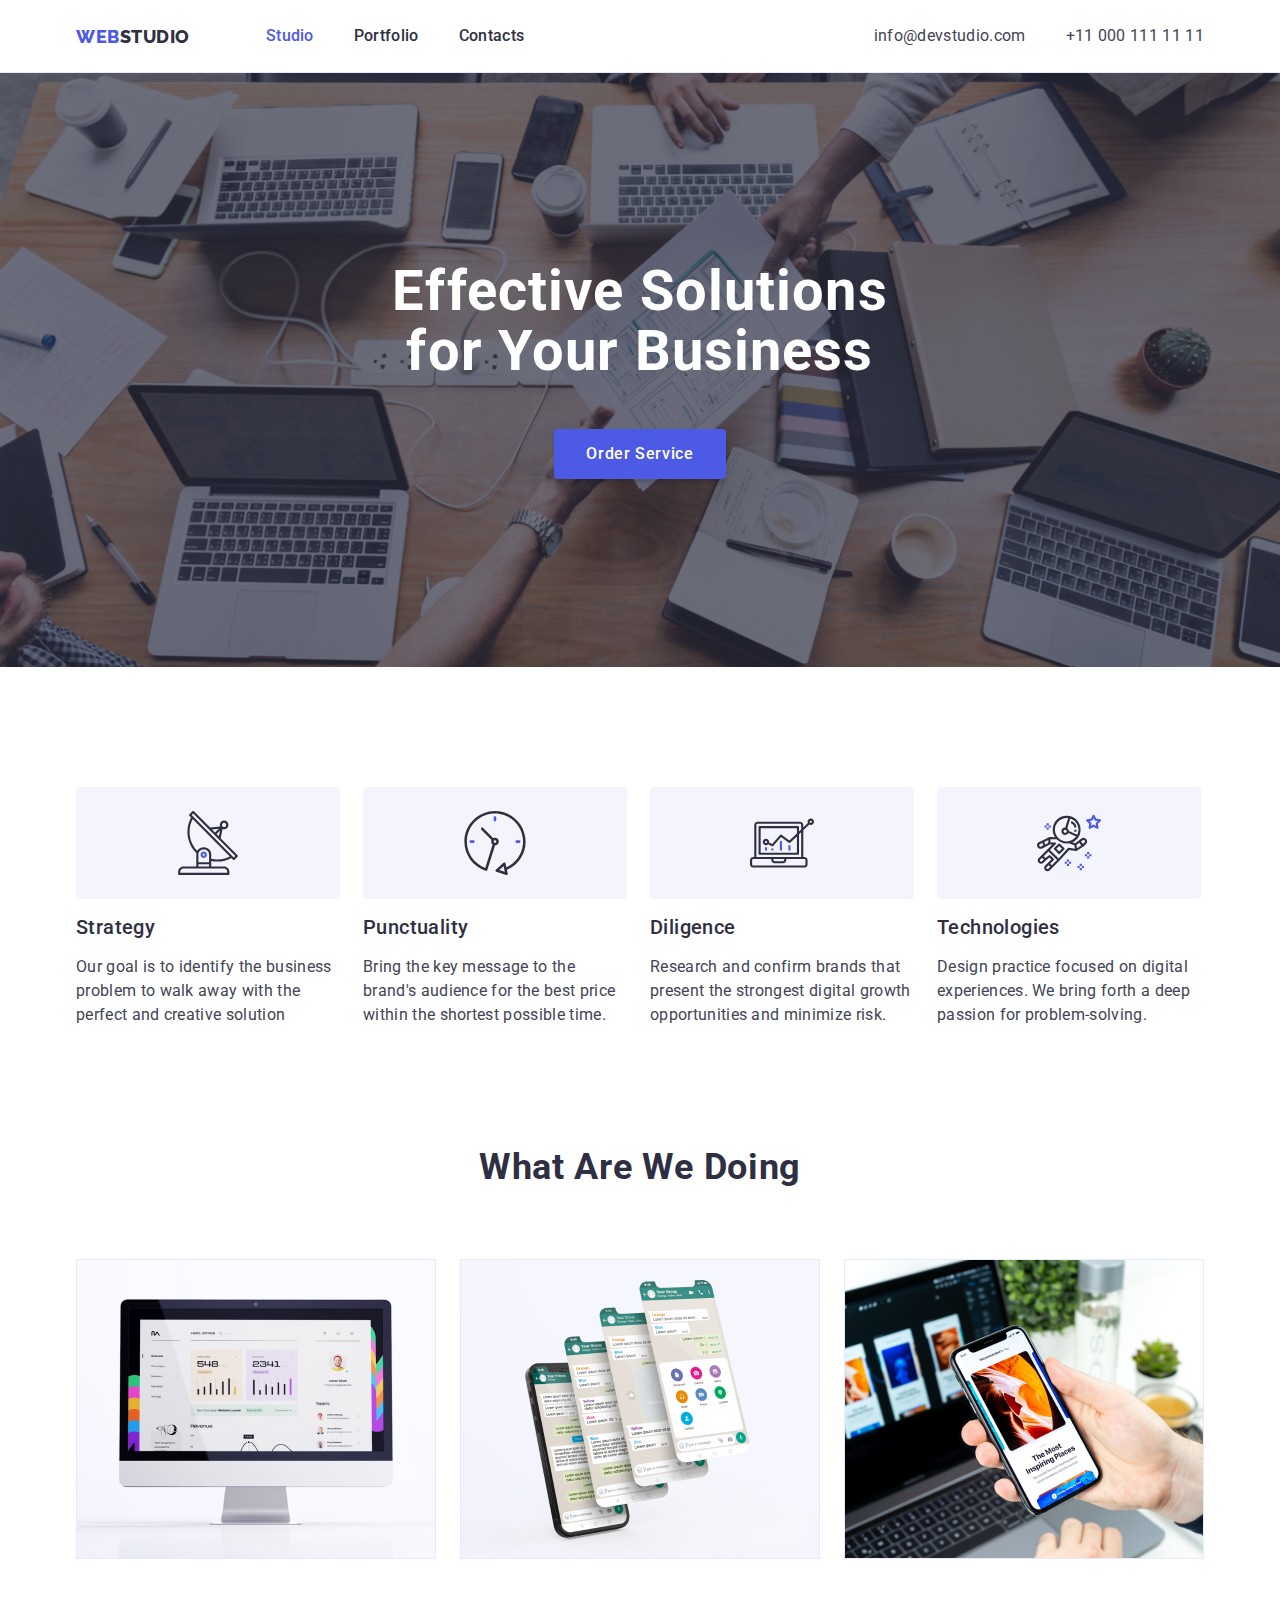
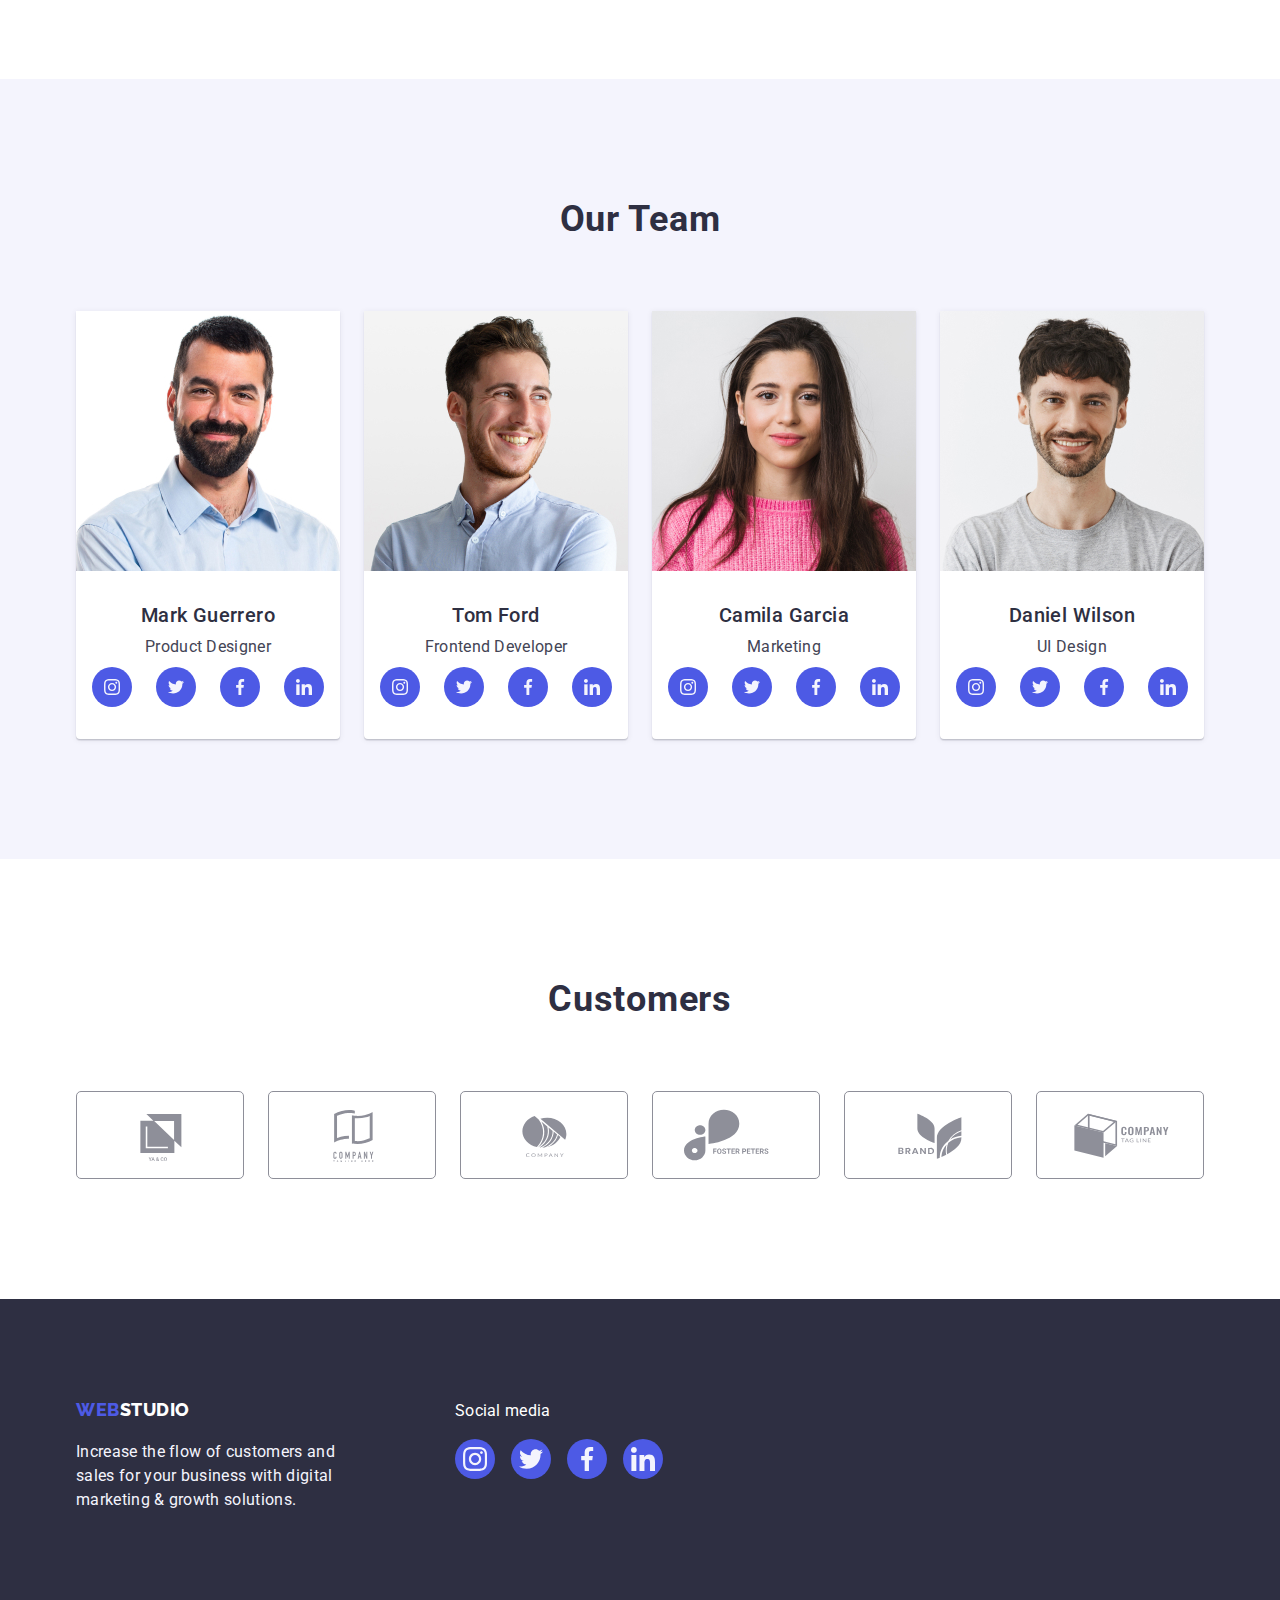
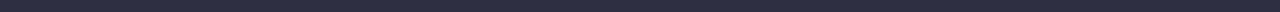
<file: index.html>
<!DOCTYPE html>
<html>
  <head>
    <title>Homework#4</title>

    <link
      rel="stylesheet"
      href="https://cdnjs.cloudflare.com/ajax/libs/modern-normalize/1.0.0/modern-normalize.min.css" />
    <link rel="stylesheet" href="./css/style.css" />
  </head>
  <body>
    <!--this is the header-->
    <header class="header">
      <div class="container header-container">
        <nav class="header-navigation">
          <a href="./index.html" class="link-logo">
            <span class="web-logo">WEB</span
            ><span class="studio-logo">STUDIO</span>
          </a>
          <ul class="header-list lists">
            <li class="header-item">
              <a href="./index.html" class="pages current-page">Studio</a>
            </li>
            <li class="header-item">
              <a href="./portfolio.html" class="pages">Portfolio</a>
            </li>
            <li class="header-item"><a href="#" class="pages">Contacts</a></li>
          </ul>
        </nav>
        <ul class="contact-info lists">
          <li>
            <a href="mailto:info@devstudio.com" class="info links"
              >info@devstudio.com</a
            >
          </li>
          <li>
            <a href="tel:+110001111111" class="info links">+11 000 111 11 11</a>
          </li>
        </ul>
      </div>
    </header>

    <main>
      <!--this is section 1-->
      <section class="hero hero-section">
        <div class="container hero-container">
          <h1 class="head-label">
            Effective Solutions <br />
            for Your Business
          </h1>
          <button type="button" class="btn-primary">Order Service</button>
        </div>
      </section>

      <!--this is section 2-->

      <section class="section">
        <div class="container content-container">
          <ul class="content-list lists">
            <li class="content-item">
              <div class="box-svg">
                <svg class="box-icon-svg" width="64" height="64">
                  <use href="./images/icon.svg#antenna"></use>
                </svg>
              </div>
              <h3 class="label-list labels">Strategy</h3>
              <p class="word-list text">
                Our goal is to identify the business problem to walk away with
                the perfect and creative solution
              </p>
            </li>
            <li class="content-item">
              <div class="box-svg">
                <svg class="box-icon-svg" width="64" height="64">
                  <use href="./images/icon.svg#clock"></use>
                </svg>
              </div>
              <h3 class="label-list labels">Punctuality</h3>
              <p class="word-list text">
                Bring the key message to the brand's audience for the best price
                within the shortest possible time.
              </p>
            </li>
            <li class="content-item">
              <div class="box-svg">
                <svg class="box-icon-svg" width="64" height="64">
                  <use href="./images/icon.svg#diagram"></use>
                </svg>
              </div>
              <h3 class="label-list labels">Diligence</h3>
              <p class="word-list text">
                Research and confirm brands that present the strongest digital
                growth opportunities and minimize risk.
              </p>
            </li>
            <li class="content-item">
              <div class="box-svg">
                <svg class="box-icon-svg" width="64" height="64">
                  <use href="./images/icon.svg#astronaut"></use>
                </svg>
              </div>
              <h3 class="label-list labels">Technologies</h3>
              <p class="word-list text">
                Design practice focused on digital experiences. We bring forth a
                deep passion for problem-solving.
              </p>
            </li>
          </ul>
        </div>
      </section>

      <!--this is section 3-->

      <section class="section section-no-top-padding">
        <div class="container whatwedo-container">
          <h2 class="whatwedo-title section-title">What Are We Doing</h2>
          <ul class="whatwedo-list lists">
            <li class="whatwedo-items">
              <img
                src="images/what-we-do-1.jpg"
                alt="monitor"
                width="360"
                height="300" />
            </li>
            <li class="whatwedo-item">
              <img
                src="images/what-we-do-2.jpg"
                alt="mobile phone"
                width="360"
                height="300" />
            </li>
            <li class="whatwedo-item">
              <img
                src="images/what-we-do-3.jpg"
                alt="mobile and laptop"
                width="360"
                height="300" />
            </li>
          </ul>
        </div>
      </section>

      <!--this is section 4-->

      <section class="section section-mngt">
        <div class="container mngt-container">
          <h2 class="mngt-title section-title">Our Team</h2>
          <ul class="mngt-list lists">
            <li class="mngt-item">
              <img
                src="images/team-1.jpg"
                alt="Mark Guerrero"
                width="264"
                height="260" />
              <div class="name-content">
                <h3 class="mngt-name labels">Mark Guerrero</h3>
                <p class="mngt-position text">Product Designer</p>
                <ul class="social-mngt lists">
                  <li class="social-mngt-item">
                    <a
                      class="social-mngt-link link"
                      href="https://instagram.com"
                      target="_blank"
                      rel="noopener noreferrer">
                      <svg class="social-mngt-svg" width="16" height="16">
                        <use href="./images/icon.svg#instagram"></use>
                      </svg>
                    </a>
                  </li>
                  <li class="social-mngt-item">
                    <a
                      class="social-mngt-link link"
                      href="https://twitter.com"
                      target="_blank"
                      rel="noopener noreferrer">
                      <svg class="social-mngt-svg" width="16" height="16">
                        <use href="./images/icon.svg#twitter"></use>
                      </svg>
                    </a>
                  </li>
                  <li class="social-mngt-item">
                    <a
                      class="social-mngt-link link"
                      href="https://facebook.com"
                      target="_blank"
                      rel="noopener noreferrer">
                      <svg class="social-mngt-svg" width="16" height="16">
                        <use href="./images/icon.svg#facebook"></use>
                      </svg>
                    </a>
                  </li>
                  <li class="social-mngt-item">
                    <a
                      class="social-mngt-link link"
                      href="https://linkedin.com"
                      target="_blank"
                      rel="noopener noreferrer">
                      <svg class="social-mngt-svg" width="16" height="16">
                        <use href="./images/icon.svg#linkedin"></use>
                      </svg>
                    </a>
                  </li>
                </ul>
              </div>
            </li>
            <!--M.guerero-->
            <li class="mngt-item">
              <img
                src="images/team-2.jpg"
                alt="Tom Ford"
                width="264"
                height="260" />
              <div class="name-content">
                <h3 class="mngtname labels">Tom Ford</h3>
                <p class="position text">Frontend Developer</p>
                <ul class="social-mngt lists">
                  <li class="social-mngt-item">
                    <a href="#" class="social-mngt-link">
                      <svg class="social-mngt-svg" width="16" height="16">
                        <use href="./images/icon.svg#instagram"></use>
                      </svg>
                    </a>
                  </li>
                  <li class="social-mngt-item">
                    <a href="#" class="social-mngt-link">
                      <svg class="social-mngt-svg" width="16" height="16">
                        <use href="./images/icon.svg#twitter"></use>
                      </svg>
                    </a>
                  </li>
                  <li class="social-mngt-item">
                    <a href="#" class="social-mngt-link">
                      <svg class="social-mngt-svg" width="16" height="16">
                        <use href="./images/icon.svg#facebook"></use>
                      </svg>
                    </a>
                  </li>
                  <li class="social-mngt-item">
                    <a href="#" class="social-mngt-link">
                      <svg class="social-mngt-svg" width="16" height="16">
                        <use href="./images/icon.svg#linkedin"></use>
                      </svg>
                    </a>
                  </li>
                </ul>
              </div>
            </li>
            <li class="mngt-item">
              <img
                src="images/team-3.jpg"
                alt="Camila Garcia"
                width="264"
                height="260" />
              <div class="name-content">
                <h3 class="mngtname labels">Camila Garcia</h3>
                <p class="position text">Marketing</p>
                <ul class="social-mngt lists">
                  <li class="social-mngt-item">
                    <a href="#" class="social-mngt-link">
                      <svg class="social-mngt-svg" width="16" height="16">
                        <use href="./images/icon.svg#instagram"></use>
                      </svg>
                    </a>
                  </li>
                  <li class="social-mngt-item">
                    <a href="#" class="social-mngt-link">
                      <svg class="social-mngt-svg" width="16" height="16">
                        <use href="./images/icon.svg#twitter"></use>
                      </svg>
                    </a>
                  </li>
                  <li class="social-mngt-item">
                    <a href="#" class="social-mngt-link">
                      <svg class="social-mngt-svg" width="16" height="16">
                        <use href="./images/icon.svg#facebook"></use>
                      </svg>
                    </a>
                  </li>
                  <li class="social-mngt-item">
                    <a href="#" class="social-mngt-link">
                      <svg class="social-mngt-svg" width="16" height="16">
                        <use href="./images/icon.svg#linkedin"></use>
                      </svg>
                    </a>
                  </li>
                </ul>
              </div>
            </li>
            <li class="mngt-item">
              <img
                src="images/team-4.jpg"
                alt="Daniel Wilson"
                width="264"
                height="260" />
              <div class="name-content">
                <h3 class="mngtname labels">Daniel Wilson</h3>
                <p class="position text">UI Design</p>
                <ul class="social-mngt lists">
                  <li class="social-mngt-item">
                    <a href="#" class="social-mngt-link">
                      <svg class="social-mngt-svg" width="16" height="16">
                        <use href="./images/icon.svg#instagram"></use>
                      </svg>
                    </a>
                  </li>
                  <li class="social-mngt-item">
                    <a href="#" class="social-mngt-link">
                      <svg class="social-mngt-svg" width="16" height="16">
                        <use href="./images/icon.svg#twitter"></use>
                      </svg>
                    </a>
                  </li>
                  <li class="social-mngt-item">
                    <a href="#" class="social-mngt-link">
                      <svg class="social-mngt-svg" width="16" height="16">
                        <use href="./images/icon.svg#facebook"></use>
                      </svg>
                    </a>
                  </li>
                  <li class="social-mngt-item">
                    <a href="#" class="social-mngt-link">
                      <svg class="social-mngt-svg" width="16" height="16">
                        <use href="./images/icon.svg#linkedin"></use>
                      </svg>
                    </a>
                  </li>
                </ul>
              </div>
            </li>
          </ul>
        </div>
      </section>
      <!--customer section -->
      <section class="section">
        <div class="container">
          <h2 class="section-title customer-title">Customers</h2>
          <ul class="customers-list lists">
            <li class="customers-item">
              <a class="customers-link" href="">
                <svg class="customers-svg">
                  <use href="./images/icon.svg#customer-1"></use>
                </svg>
              </a>
            </li>
            <li class="customers-item">
              <a class="customers-link" href="">
                <svg class="customers-svg">
                  <use href="./images/icon.svg#customer-2"></use>
                </svg>
              </a>
            </li>
            <li class="customers-item">
              <a class="customers-link" href="">
                <svg class="customers-svg">
                  <use href="./images/icon.svg#customer-3"></use>
                </svg>
              </a>
            </li>
            <li class="customers-item">
              <a class="customers-link" href="">
                <svg class="customers-svg">
                  <use href="./images/icon.svg#customer-4"></use>
                </svg>
              </a>
            </li>
            <li class="customers-item">
              <a class="customers-link" href="">
                <svg class="customers-svg">
                  <use href="./images/icon.svg#customer-5"></use>
                </svg>
              </a>
            </li>
            <li class="customers-item">
              <a class="customers-link" href="">
                <svg class="customers-svg">
                  <use href="./images/icon.svg#customer-6"></use>
                </svg>
              </a>
            </li>
          </ul>
        </div>
      </section>
    </main>
  </body>

  <!--this is footer-->
  <footer class="footerbg">
    <div class="container footerbg-container">
      <div class="footer-logo lists">
        <li class="footer-item">
          <a href="./index.html" class="link-logo">
            <span class="web-logo">WEB</span
            ><span class="logo-studio">STUDIO</span>
          </a>
          <p class="footermsg">
            Increase the flow of customers and <br />
            sales for your business with digital <br />
            marketing & growth solutions.
          </p>
        </li>
      </div>
      <div class="social-footer">
        <p class="social-footer-text text">Social media</p>
        <ul class="social-footer-list lists">
          <li class="social-footer-item">
            <a href="#" class="social-footer-link">
              <svg class="social-footer-svg" width="24" height="24">
                <use href="./images/icon.svg#instagram"></use>
              </svg>
            </a>
          </li>

          <li class="social-footer-item">
            <a href="#" class="social-footer-link">
              <svg class="social-footer-svg" width="24" height="24">
                <use href="./images/icon.svg#twitter"></use>
              </svg>
            </a>
          </li>

          <li class="social-footer-item">
            <a href="#" class="social-footer-link">
              <svg class="social-footer-svg" width="24" height="24">
                <use href="./images/icon.svg#facebook"></use>
              </svg>
            </a>
          </li>

          <li class="social-footer-item">
            <a href="#" class="social-footer-link">
              <svg class="social-footer-svg" width="24" height="24">
                <use href="./images/icon.svg#linkedin"></use>
              </svg>
            </a>
          </li>
        </ul>
      </div>
    </div>
  </footer>
</html>
</file>
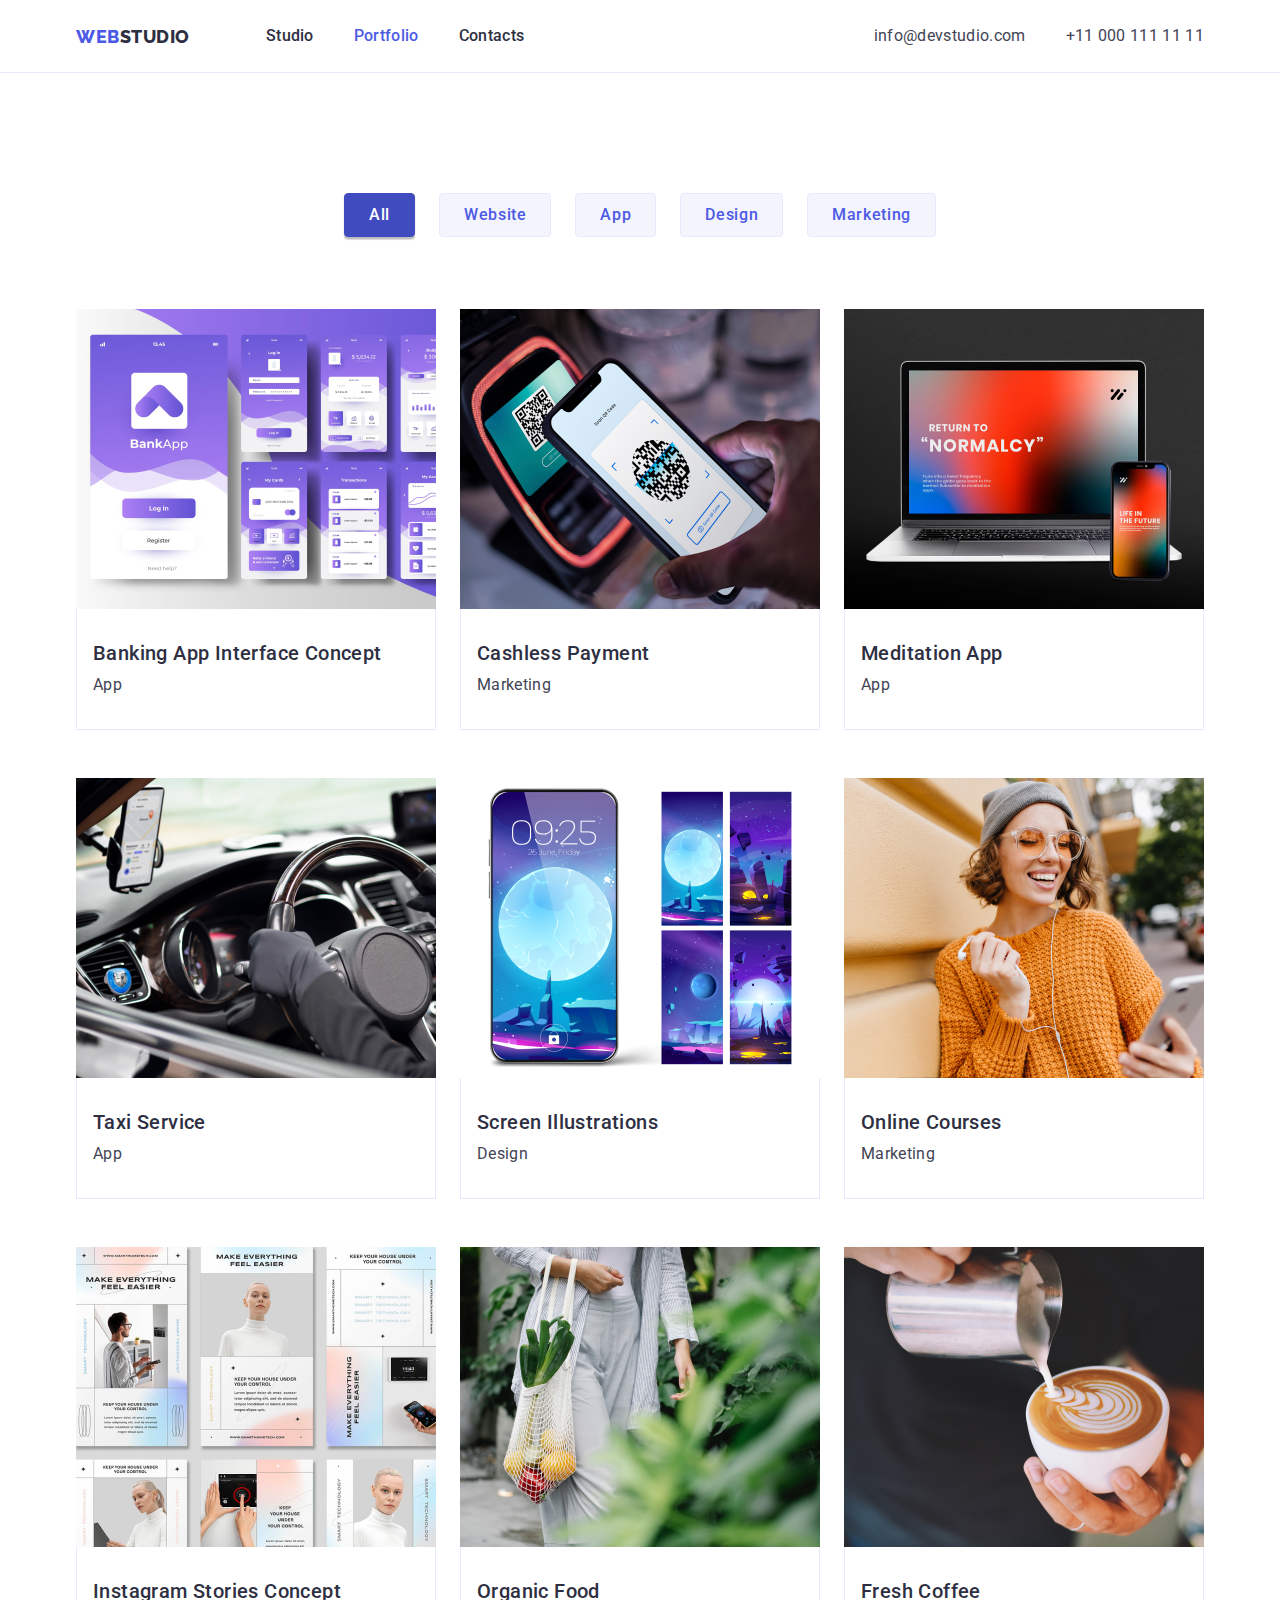
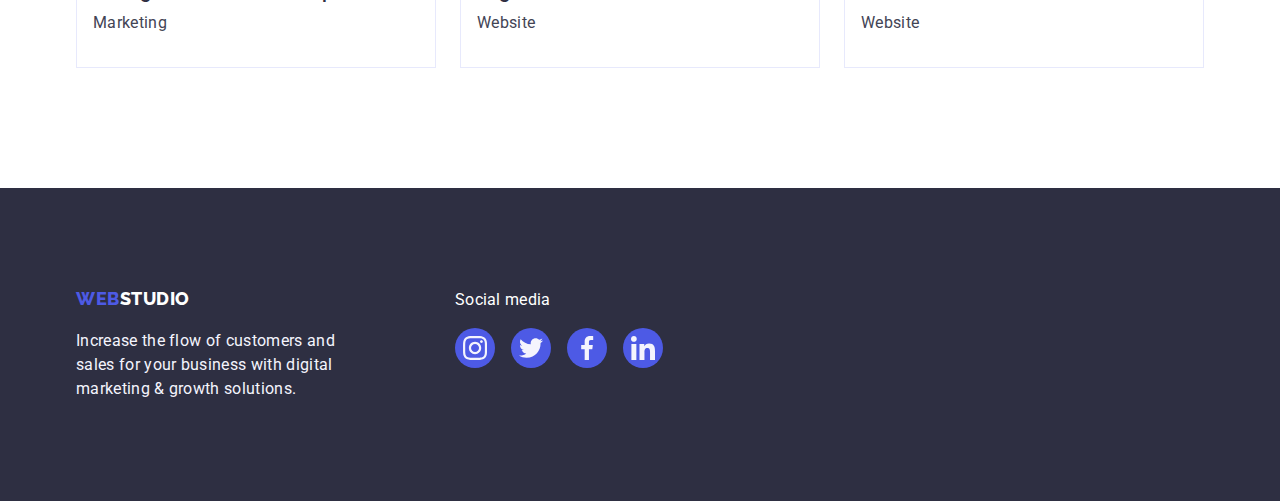
<file: portfolio.html>
<!DOCTYPE html>
<html>
  <head>
    <title>Homework#4</title>
    
     <link
      rel="stylesheet"
      href="https://cdnjs.cloudflare.com/ajax/libs/modern-normalize/1.0.0/modern-normalize.min.css" />
    <link rel="stylesheet" href="./css/style.css" />
  </head>
  <body>
    <!--this is the header-->
    <header class="header">
      <div class="container header-container">
        <nav class="header-navigation">
          <a href="./index.html" class="link-logo">
            <span class="web-logo">WEB</span
            ><span class="studio-logo">STUDIO</span>
          </a>
          <ul class="header-list lists">
            <li class="header-item">
              <a href="./index.html" class="pages">Studio</a>
            </li>
            <li class="header-item">
              <a href="./portfolio.html" class="pages current-page">Portfolio</a>
            </li>
            <li class="header-item"><a href="#" class="pages">Contacts</a></li>
          </ul>
        </nav>
        <ul class="contact-info lists">
          <li>
            <a href="mailto:info@devstudio.com" class="info links"
              >info@devstudio.com</a
            >
          </li>
          <li>
            <a href="tel:+110001111111" class="info links">+11 000 111 11 11</a>
          </li>
        </ul>
      </div>
    </header>
 <main>
    <section class="section">
   <div class="container btn-container">
        <ul class="btnlist lists">
  
        <li>
        <button type="button" class="btn-item active">All</button>
        </li>
         <li>
        <button type="button" class="btn-item">Website</button>
        </li>
        <li>
        <button type="button" class="btn-item">App</a>
        </li>
        <li>
        <button type="button" class="btn-item">Design</a>
        </li>
        <li>
        <button type="button" class="btn-item">Marketing</a>
        </li>
        </ul>
       
      <ul class="projectlist lists">
        <li class="project-item">
          <a class="product-link links" href="#">
            <img src="./images/project-1.jpg" alt="Banking App Interface" width="360" height="300">
            <div class="project-content">
            <h3 class="project-name labels">Banking App Interface Concept</h3>
            <p class="project-category text">App</p>
            </div>
          </a>
        </li>
        <li class="project-item">
          <a class="product-link links" href="#">
            <img src="./images/project-2.jpg" alt="Cashless Payment" width="360" height="300">
             <div class="project-content">
            <h3 class="project-name labels">Cashless Payment</h3>
            <p class="project-category text">Marketing</p>
            </div>
          </a>
        </li>
        <li class="project-item">
          <a class="product-link links" href="#">
            <img src="./images/project-3.jpg" alt="Meditation App" width="360" height="300">
            <div class="project-content">
            <h3 class="project-name labels">Meditation App</h3>
            <p class="project-category text">App</p> 
            </div>
          </a>
        </li>
        <li class="project-item">
          <a class="product-link links" href="#">
            <img src="./images/project-4.jpg" alt="Taxi Service" width="360" height="300">
            <div class="project-content">
            <h3 class="project-name labels">Taxi Service</h3>
            <p class="project-category text">App</p> 
            </div> 
         </a>   
        </li>
        <li class="project-item">
          <a class="product-link links" href="#">
            <img src="./images/project-5.jpg" alt="Screen Illustrations" width="360" height="300">
             <div class="project-content">
            <h3 class="project-name labels">Screen Illustrations</h3>
            <p class="project-category text">Design</p> 
            </div>
          </a>
        </li>
        <li class="project-item">
          <a class="product-link links" href="#">
            <img src="./images/project-6.jpg" alt="Online Courses" width="360" height="300">
            <div class="project-content">
            <h3 class="project-name labels">Online Courses</h3>
            <p class="project-category text">Marketing</p> 
            </div>
           </a>
        </li> 
        <li class="project-item">
          <a class="product-link links" href="#">
            <img src="./images/project-7.jpg" alt="Instagram Stories Concept" width="360" height="300">
             <div class="project-content">
            <h3 class="project-name labels">Instagram Stories Concept</h3>
            <p class="project-category text">Marketing</p> 
            </div>
          </a>
        </li> 
        <li class="project-item">
          <a class="product-link links" href="#">
            <img src="./images/project-8.jpg" alt="Organic Food" width="360" height="300">
             <div class="project-content">
            <h3 class="project-name labels">Organic Food</h3>
            <p class="project-category text">Website</p> 
            </div>
          </a>
        </li> 
        <li class="project-item">
        <a class="product-link links" href="#">
            <img src="./images/project-9.jpg" alt="Fresh Coffee" width="360" height="300">
            <div class="project-content">
            <h3 class="project-name labels">Fresh Coffee</h3>
            <p class="project-category text">Website</p> 
         </div>
        </a>
        </li> 
        </ul>
       </div> 
    </section>

   </main>

    <!--this is footer-->
   <footer class="footerbg">
    <div class="container footerbg-container">
      <div class="footer-logo lists">
        <li class="footer-item">
          <a href="./index.html" class="link-logo">
            <span class="web-logo">WEB</span
            ><span class="logo-studio">STUDIO</span>
          </a>
          <p class="footermsg">
            Increase the flow of customers and <br />
            sales for your business with digital <br />
            marketing & growth solutions.
          </p>
        </li>
      </div>
      <div class="social-footer">
        <p class="social-footer-text text">Social media</p>
        <ul class="social-footer-list lists">
          <li class="social-footer-item">
            <a href="#" class="social-footer-link">
              <svg class="social-footer-svg" width="24" height="24">
                <use href="./images/icon.svg#instagram"></use>
              </svg>
            </a>
          </li>

          <li class="social-footer-item">
            <a href="#" class="social-footer-link">
              <svg class="social-footer-svg" width="24" height="24">
                <use href="./images/icon.svg#twitter"></use>
              </svg>
            </a>
          </li>

          <li class="social-footer-item">
            <a href="#" class="social-footer-link">
              <svg class="social-footer-svg" width="24" height="24">
                <use href="./images/icon.svg#facebook"></use>
              </svg>
            </a>
          </li>

          <li class="social-footer-item">
            <a href="#" class="social-footer-link">
              <svg class="social-footer-svg" width="24" height="24">
                <use href="./images/icon.svg#linkedin"></use>
              </svg>
            </a>
          </li>
        </ul>
      </div>
    </div>
  </footer>
  </body>
</html>
</file>
<file: css/style.css>
@import url("https://fonts.googleapis.com/css2?family=Raleway:wght@800&family=Roboto:wght@400;500;700;900&display=swap");

:root {
  --iriscolor: #4d5ae5;
  --navyblue: #2e2f42;
  --navcolor: black;
  --oceancolor: #404bbf;
  --whitecolor: white;
  --slatecolor: #434455;
  --cloudcolor: #f4f4fd;
  --cornflower: #e7e9fc;
  --greencolor: #31d0aa;
}

p,
h1,
h2,
h3,
h4,
h5,
h6 {
  margin: 0;
}
ul,
ol{
  margin: 0;
  padding: 0;
}

img {
  display: block;
}

body {
  font-family: "Roboto";
  color: #434455;
  font-size: 16px;
  font-style: normal;
  font-weight: 400;
  line-height: 24px;
  letter-spacing: 0.32px;
}

.link-logo {
  text-decoration: none;
  font-family: "Raleway", sans-serif;
  font-size: 18px;
  font-weight: 800;
  line-height: 21px;
  letter-spacing: 0.54px;
  text-transform: uppercase;
}
.web-logo {
  color: var(--iriscolor);
}
.studio-logo {
  color: var(--navyblue);
}

.pages {
  color: var(--navyblue);
  font-weight: 500;
  letter-spacing: 0.32px;
  padding: 24px 0;
  display: block;
  text-decoration: none;
}
.links {
  text-decoration: none;
  color: inherit;
}

.current-page {
  color: var(--iriscolor);
}

.header {
  border-bottom: 1px solid var(--cornflower, #e7e9fc);
}

.container {
  margin: 0 auto;
  width: 1158px;
  padding: 0 15px;
}

.header-container {
  display: flex;
  justify-content: space-between;
}

.header-navigation {
  display: flex;
  align-items: center;
}

.lists {
  list-style-type: none;
  padding: 0;
  margin: 0;
}

.header-list {
  display: flex;
  gap: 40px;
  margin-left: 76px;
}

.pages:hover,
.pages:focus,
.pages.active,
.contact-info .info:hover,
.contact-info .info:focus {
  color: var(--iriscolor);
}

.contact-info {
  display: flex;
  gap: 40px;
}

.info {
  color: var(--slatecolor);
  padding: 24px 0;
  display: block;
}
.hero {
  background-color: var(--navyblue);
}

.hero-container {
  display: flex;
  flex-direction: column;
  align-items: center;
}

.hero-section
 {padding-top: 188px;
  padding-bottom: 188px;
  background-image: linear-gradient(
      to right,
      rgba(46, 47, 66, 0.7),
      rgba(46, 47, 66, 0.7)
    ),
    url(../images/people-office-bg.png);
  background-repeat: no-repeat;
  background-position: center;
  background-size: cover;}

.head-label {
  color: var(--whitecolor);
  font-size: 56px;
  font-weight: 700;
  line-height: 60px;
  letter-spacing: 1.12px;
  margin-bottom: 48px;
  text-align: center;
}
.btn-item {
 padding: 12px 24px;
  border-radius: 4px;
  border: 1px solid var(--cornflower, #e7e9fc);
  background: var(--cloud, #f4f4fd);
  color: var(--iris, #4d5ae5);
  font-weight: 500;
  letter-spacing: 0.64px;
  cursor: pointer;
  font-size: 16px;
  font-family: inherit;
}
.btn-item:hover, .btn-item:focus {background: var(--oceancolor);
  box-shadow: 0px 2px 2px 0px rgba(0, 0, 0, 0.12),
    0px 2px 1px 0px rgba(0, 0, 0, 0.08), 0px 3px 1px 0px rgba(0, 0, 0, 0.1);
  color: var(--whitecolor);
  border-color: var(--oceancolor);}
.btn:focus,
.active {
  background: var(--oceancolor);
  box-shadow: 0px 2px 2px 0px rgba(0, 0, 0, 0.12),
    0px 2px 1px 0px rgba(0, 0, 0, 0.08), 0px 3px 1px 0px rgba(0, 0, 0, 0.1);
  color: var(--whitecolor);
  border-color: var(--oceancolor);}


.btn-primary {
  background: var(--iris, #4d5ae5);
  border-radius: 4px;
  box-shadow: 0px 4px 4px 0px rgba(0, 0, 0, 0.15);
  color: var(--white, #fff);
  font-weight: 500;
  letter-spacing: 0.64px;
  border: none;
  cursor: pointer;
  font-family: inherit;
  font-size: 16px;
  padding: 16px 32px;
}
.btn-primary:hover,
.btn-primary:focus {
  background-color: var(--oceancolor);
}
.btnlist {
  margin-bottom: 72px;
  display: flex;
  justify-content: center;
  align-items: center;
  gap: 24px;
}

.btn-container {
  background: #fff;
}

.projectlist {
  background-color:  var(--whitecolor);
  display: flex;
  flex-wrap: wrap;
  gap: 48px 24px;
}

.project-content{
 padding: 32px 16px;
 border: 1px solid var(--cornflower, #e7e9fc);
 border-top: none;
}

.product-link:hover,
.product-link:focus {
 display: block;
 box-shadow: 0px 2px 1px 0px rgba(46, 47, 66, 0.08),
 0px 1px 1px 0px rgba(46, 47, 66, 0.16),
 0px 1px 6px 0px rgba(46, 47, 66, 0.08);
}

.project-item {
  background: var(--whitecolor);
}

.project-name {
  color: var(--navyblue, #2e2f42);
  font-family: Roboto;
  font-size: 20px;
  font-style: normal;
  font-weight: 500;
  line-height: 24px;
  letter-spacing: 0.4px;
  margin-bottom: 8px;
}


.labels {
  color: var(--navyblue, #2e2f42);
  font-size: 20px;
  font-weight: 500;
  letter-spacing: 0.4px;
  margin-bottom: 8px;
}

.content-list {
  display: flex;
  gap: 20px;
}

.content-item {
  background-color: var(--white-color);
  display: flex;
  width: calc((100% - 40px) / 3);
  flex-direction: column;
  align-items: flex-start;
  gap: 8px;
}
  
.text {
  color: color: var(--slatecolor);
}

.section{
  background-color: var(--white-color);
  padding-top: 120px;
  padding-bottom: 120px;
}

.section-no-top-padding {
   padding-top: 0;
}

.box-svg {
  background-color: var(--cloudcolor);
   width: 264px;
  height: 112px;
  display: flex;
  justify-content: center;
  align-items: center;
  border-radius: 4px;
  margin-bottom: 8px;
}

.social-mngt {
  display: flex;
  justify-content: center;
  gap: 24px;
  margin-top: 8px;
}

.social-mngt-item {

}

.social-mngt-link{
  background-color: var(--iriscolor);
  color: var(--cloudcolor);
  width: 40px;
  height: 40px;
  align-items: center;
  justify-content: center;
  border-radius: 50%;
  display: flex;
}

.social-mngt-link:hover,
.social-mngt-link:focus {
  background-color: var(--oceancolor);
}

.social-mngt-svg {
  fill: currentColor;
}

.mngt-container{
  flex-direction: column;
  justify-content: center;
  align-items: center;
  gap: 32px;
}


.whatwedo-list {
  display: flex;
  justify-content: space-between;
}


.section-title {
  color: var(--navyblue, #2e2f42);
  text-align: center;
  font-size: 36px;
  font-weight: 700;
  line-height: 40px;
  letter-spacing: 0.72px;
  text-transform: capitalize;
  margin-bottom: 72px;
}
.mngt-name {
  display: flex;
  width: 100%;
  flex-direction: column;
  justify-content: space-evenly;
  align-items: center;
  gap: 8px;
  margin-bottom: 8px;
}

.mngt-position{
  display: flex;
  flex-direction: column;
  justify-content: center;
  align-items: center;
}


.section-mngt{
  background-color: var(--cloudcolor)
}
.mngt-list {
  display: flex;
  gap: 24px;
  text-align: center;
}

.mngt-item {
 border-radius: 0px 0px 4px 4px;
  background: var(--white, #fff);
  box-shadow: 0px 2px 1px 0px rgba(46, 47, 66, 0.08),
    0px 1px 1px 0px rgba(46, 47, 66, 0.16),
    0px 1px 6px 0px rgba(46, 47, 66, 0.08);
}

.name-content{
  padding-top: 32px;
  padding-bottom: 32px;
  gap: 32px;
  width: 100%;
  text-align: center;
}

.customers-title {
  color: var(--navyblue-color);
  display: flex;
  justify-content: center;
  align-items: center;
}

.customers-list {
  display: flex;
  gap: 24px;
}

.customers-item { 

}

.customers-link {
  width: 168px;
  height: 88px;
  border: 1px solid #8e8f99;
  border-radius: 5px;
  display: flex;
  justify-content: center;
  align-items: center;
  color: #8e8f99;
}

.customers-link:hover,
.customers-link:focus {
  border-color: var(--oceancolor);
  color:var(--oceancolor);
}

.customers-svg {
  width: 104px;
  height: 56px;
  fill: currentColor;
}

.footerbg {
  background-color: var(--navyblue);
  padding: 100px 0;
}
.logo-studio {
  color: var(--whitecolor);
}
.footermsg {
 color: var(--cloud, #f4f4fd);
  margin-top: 17px;
}
.footer {
  padding-top: 101.5px;
}
.footerbg-container{
  display: flex;
  align-items: flex-start;
}

.social-footer-list{
  flex-wrap: wrap;
  display: flex;
  gap: 16px;
  margin-top: 16px;
}

.social-footer {
  margin-left: 120px;
}

.social-footer-text{
  color: var(--whitecolor);
  display: flex;
}

.social-footer-item {
  width: 40px;
  height: 40px;
}

.social-footer-link {
  width: 100%;
  height: 100%;
  border-radius: 50%;
  display: flex;
  align-items: center;
  justify-content: center;
  background-color: var(--iriscolor);
 
}

.social-footer-link:hover,
.social-footer-link:focus {
  background-color: var(--greencolor);
}

.social-footer-svg {
  fill: var(--cloudcolor);
}
</file>
